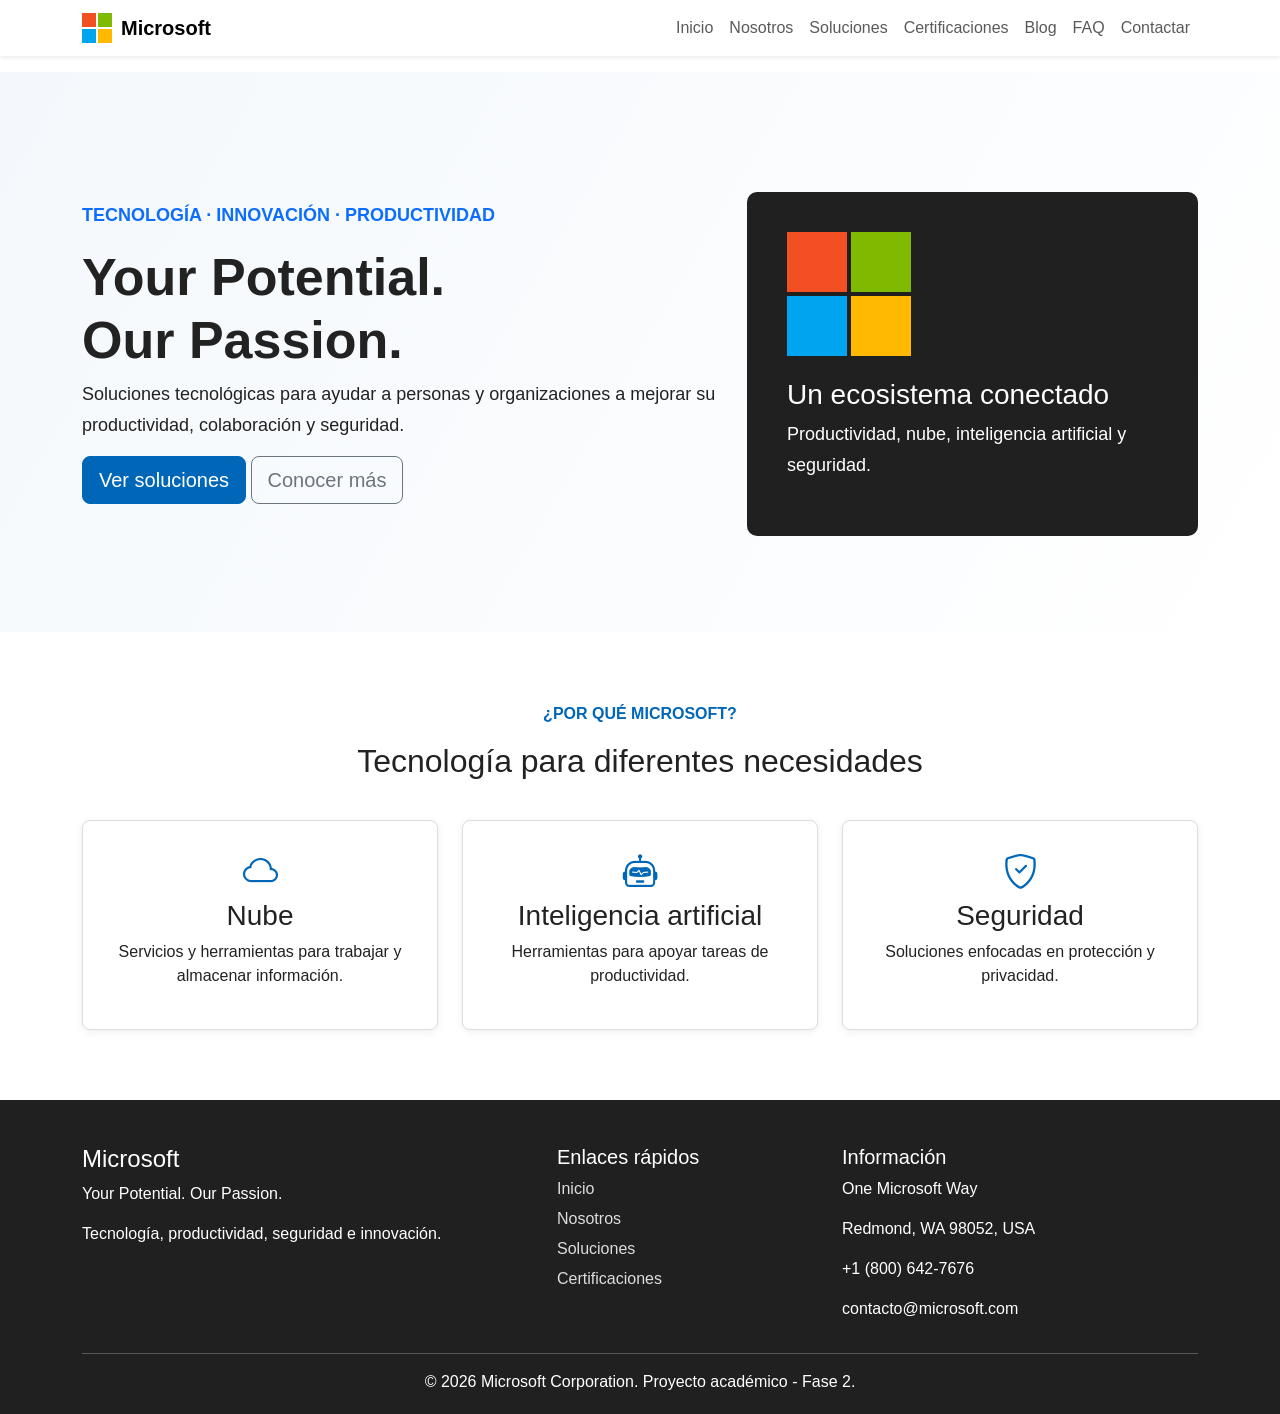
<file: index.html>
<!DOCTYPE html>
<html lang="es">

<head>
    <meta charset="UTF-8">
    <meta name="viewport" content="width=device-width, initial-scale=1.0">
    <title>Inicio | Microsoft</title>
    <link href="https://cdn.jsdelivr.net/npm/bootstrap@5.3.3/dist/css/bootstrap.min.css" rel="stylesheet">
    <link href="https://cdn.jsdelivr.net/npm/bootstrap-icons@1.11.3/font/bootstrap-icons.css" rel="stylesheet">
    <link rel="stylesheet" href="public/css/estilosGenerales.css">
    <link rel="stylesheet" href="public/css/index.css">
</head>

<body>
    <header>
        <nav class="navbar navbar-expand-lg navbar-light bg-white shadow-sm fixed-top">
            <div class="container"><a class="navbar-brand d-flex align-items-center" href="index.html">
                    <div class="logoMicrosoft"><span class="rojo"></span><span class="verde"></span><span
                            class="azul"></span><span class="amarillo"></span></div><strong>Microsoft</strong>
                </a><button class="navbar-toggler" type="button" data-bs-toggle="collapse"
                    data-bs-target="#menuPrincipal"><span class="navbar-toggler-icon"></span></button>
                <div class="collapse navbar-collapse" id="menuPrincipal">
                    <ul class="navbar-nav ms-auto">
                        <li class="nav-item"><a class="nav-link" href="index.html">Inicio</a></li>
                        <li class="nav-item"><a class="nav-link" href="nosotros.html">Nosotros</a></li>
                        <li class="nav-item"><a class="nav-link" href="soluciones.html">Soluciones</a></li>
                        <li class="nav-item"><a class="nav-link" href="certificaciones.html">Certificaciones</a></li>
                        <li class="nav-item"><a class="nav-link" href="blog.html">Blog</a></li>
                        <li class="nav-item"><a class="nav-link" href="faq.html">FAQ</a></li>
                        <li class="nav-item"><a class="nav-link" href="contacto.html">Contactar</a></li>
                    </ul>
                </div>
            </div>
        </nav>
    </header>
    <main>
        <section class="heroInicio">
            <div class="container">
                <div class="row align-items-center">
                    <div class="col-lg-7">
                        <p class="text-primary fw-bold">TECNOLOGÍA · INNOVACIÓN · PRODUCTIVIDAD</p>
                        <h1>Your Potential.<br>Our Passion.</h1>
                        <p>Soluciones tecnológicas para ayudar a personas y organizaciones a mejorar su productividad,
                            colaboración y seguridad.</p><a href="soluciones.html" class="btn btn-primary btn-lg">Ver
                            soluciones</a> <button id="botonInicio" class="btn btn-outline-secondary btn-lg">Conocer
                            más</button>
                    </div>
                    <div class="col-lg-5 mt-4">
                        <div class="visualMicrosoft">
                            <div class="cuadriculaMicrosoft">
                                <div class="rojo"></div>
                                <div class="verde"></div>
                                <div class="azul"></div>
                                <div class="amarillo"></div>
                            </div>
                            <h3>Un ecosistema conectado</h3>
                            <p>Productividad, nube, inteligencia artificial y seguridad.</p>
                        </div>
                    </div>
                </div>
            </div>
        </section>
        <section class="seccion">
            <div class="container">
                <div class="tituloSeccion">
                    <p>¿POR QUÉ MICROSOFT?</p>
                    <h2>Tecnología para diferentes necesidades</h2>
                </div>
                <div class="row g-4">
                    <div class="col-md-4">
                        <article class="tarjeta text-center">
                            <div class="tarjetaIcono"><i class="bi bi-cloud"></i></div>
                            <h3>Nube</h3>
                            <p>Servicios y herramientas para trabajar y almacenar información.</p>
                        </article>
                    </div>
                    <div class="col-md-4">
                        <article class="tarjeta text-center">
                            <div class="tarjetaIcono"><i class="bi bi-robot"></i></div>
                            <h3>Inteligencia artificial</h3>
                            <p>Herramientas para apoyar tareas de productividad.</p>
                        </article>
                    </div>
                    <div class="col-md-4">
                        <article class="tarjeta text-center">
                            <div class="tarjetaIcono"><i class="bi bi-shield-check"></i></div>
                            <h3>Seguridad</h3>
                            <p>Soluciones enfocadas en protección y privacidad.</p>
                        </article>
                    </div>
                </div>
            </div>
        </section>
    </main>
    <footer class="footer">
        <div class="container">
            <div class="row g-4">
                <div class="col-md-5">
                    <h4>Microsoft</h4>
                    <p>Your Potential. Our Passion.</p>
                    <p>Tecnología, productividad, seguridad e innovación.</p>
                </div>
                <div class="col-md-3">
                    <h5>Enlaces rápidos</h5><a href="index.html">Inicio</a><a href="nosotros.html">Nosotros</a><a
                        href="soluciones.html">Soluciones</a><a href="certificaciones.html">Certificaciones</a>
                </div>
                <div class="col-md-4">
                    <h5>Información</h5>
                    <p>One Microsoft Way</p>
                    <p>Redmond, WA 98052, USA</p>
                    <p>+1 (800) 642-7676</p>
                    <p>contacto@microsoft.com</p>
                </div>
            </div>
            <hr>
            <p class="text-center mb-0">© 2026 Microsoft Corporation. Proyecto académico - Fase 2.</p>
        </div>
    </footer>
    <script src="https://cdn.jsdelivr.net/npm/bootstrap@5.3.3/dist/js/bootstrap.bundle.min.js"></script>
    <script src="public/js/app.js"></script>
    <script src="public/js/index.js"></script>
</body>

</html>
</file>
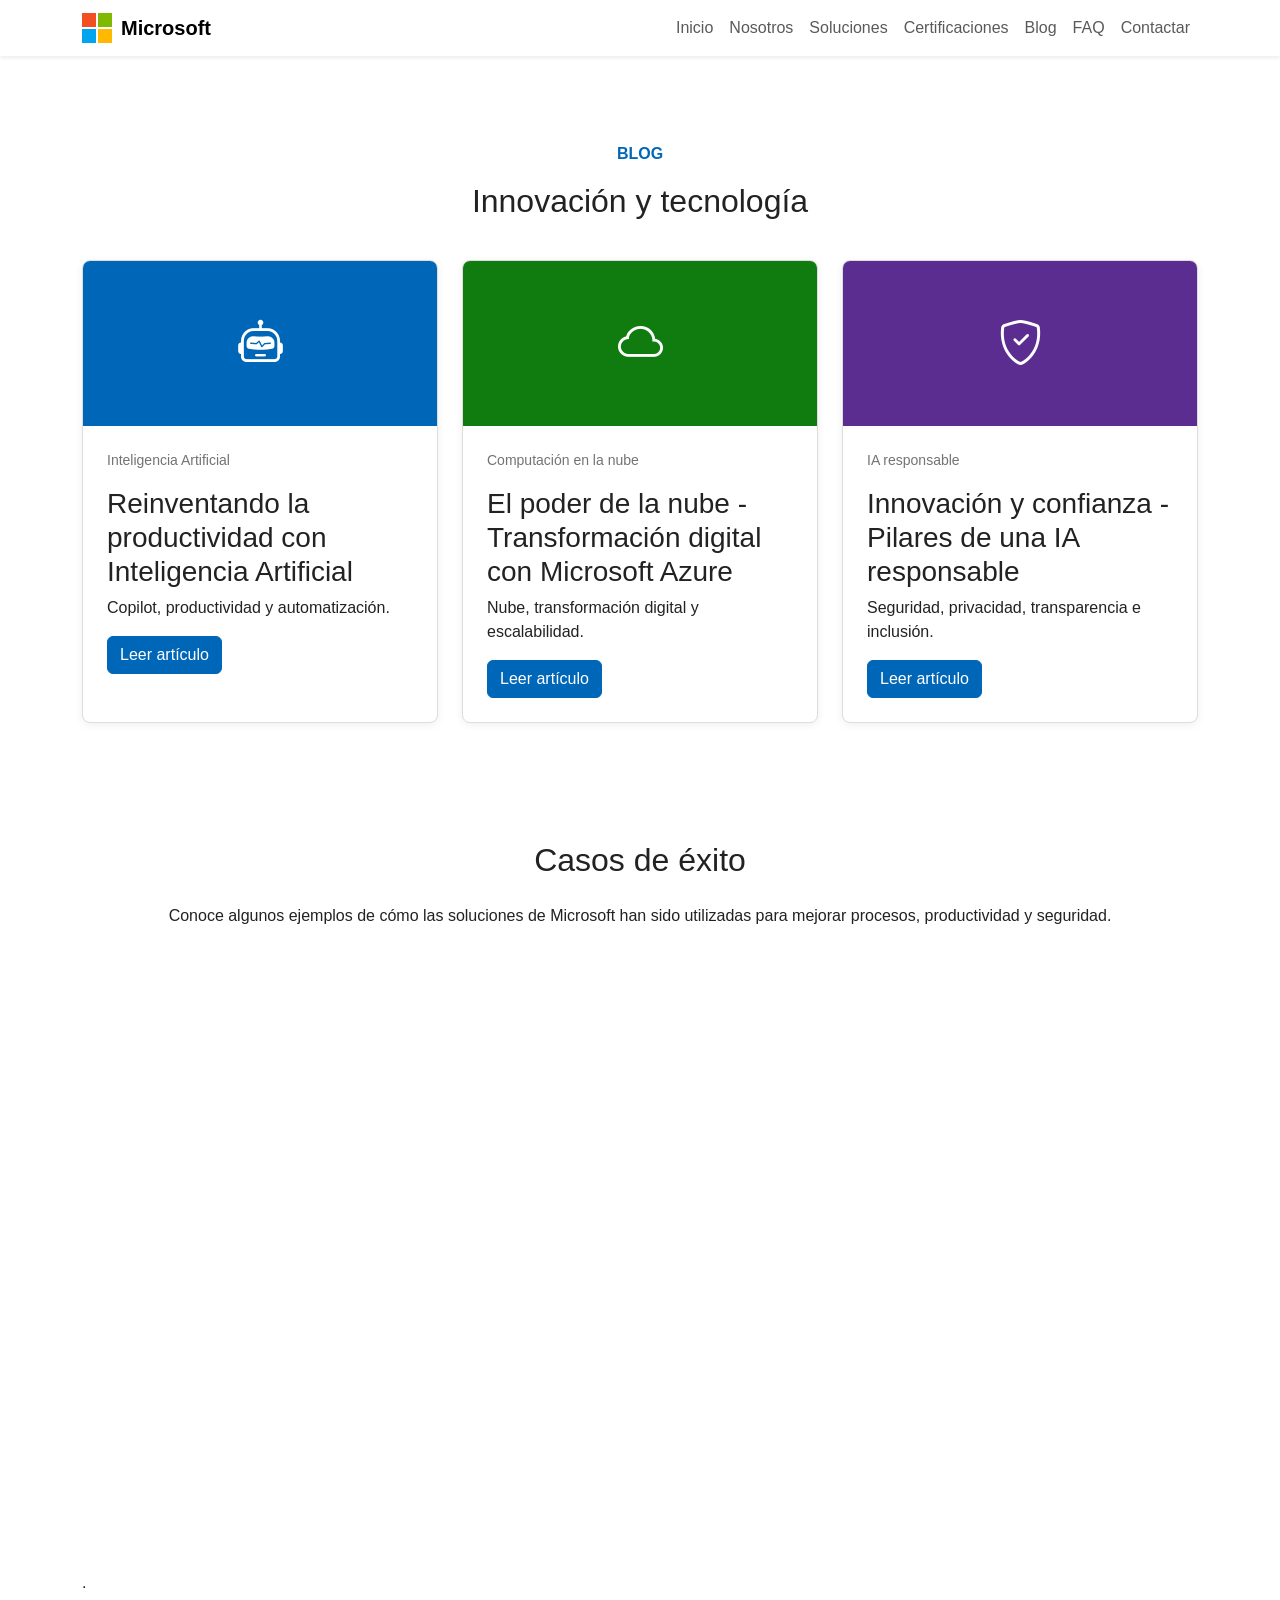
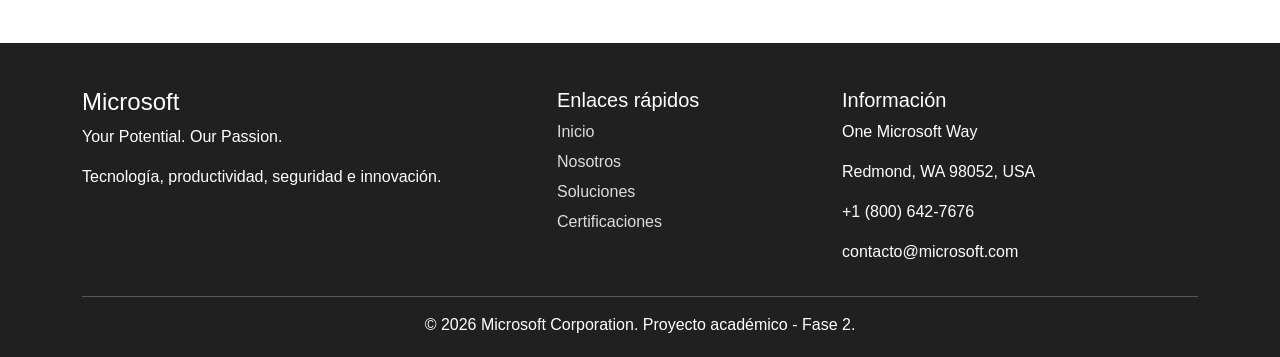
<file: blog.html>
<!DOCTYPE html>
<html lang="es">

<head>
    <meta charset="UTF-8">
    <meta name="viewport" content="width=device-width, initial-scale=1.0">
    <title>Blog | Microsoft</title>
    <link href="https://cdn.jsdelivr.net/npm/bootstrap@5.3.3/dist/css/bootstrap.min.css" rel="stylesheet">
    <link href="https://cdn.jsdelivr.net/npm/bootstrap-icons@1.11.3/font/bootstrap-icons.css" rel="stylesheet">
    <link rel="stylesheet" href="public/css/estilosGenerales.css">
    <link rel="stylesheet" href="public/css/blog.css">
</head>

<body>
    <header>
        <nav class="navbar navbar-expand-lg navbar-light bg-white shadow-sm fixed-top">
            <div class="container"><a class="navbar-brand d-flex align-items-center" href="index.html">
                    <div class="logoMicrosoft"><span class="rojo"></span><span class="verde"></span><span
                            class="azul"></span><span class="amarillo"></span></div><strong>Microsoft</strong>
                </a><button class="navbar-toggler" type="button" data-bs-toggle="collapse"
                    data-bs-target="#menuPrincipal"><span class="navbar-toggler-icon"></span></button>
                <div class="collapse navbar-collapse" id="menuPrincipal">
                    <ul class="navbar-nav ms-auto">
                        <li class="nav-item"><a class="nav-link" href="index.html">Inicio</a></li>
                        <li class="nav-item"><a class="nav-link" href="nosotros.html">Nosotros</a></li>
                        <li class="nav-item"><a class="nav-link" href="soluciones.html">Soluciones</a></li>
                        <li class="nav-item"><a class="nav-link" href="certificaciones.html">Certificaciones</a></li>
                        <li class="nav-item"><a class="nav-link" href="blog.html">Blog</a></li>
                        <li class="nav-item"><a class="nav-link" href="faq.html">FAQ</a></li>
                        <li class="nav-item"><a class="nav-link" href="contacto.html">Contactar</a></li>
                    </ul>
                </div>
            </div>
        </nav>
    </header>
    <main>
        <section class="seccion">
            <div class="container">
                <div class="tituloSeccion">
                    <p>BLOG</p>
                    <h2>Innovación y tecnología</h2>
                </div>
                <div class="row g-4">
                    <div class="col-lg-4">
                        <article class="tarjeta blogCard">
                            <div class="blogImagen blogIa"><i class="bi bi-robot"></i></div>
                            <div class="blogContenido">
                                <p class="blogFecha">Inteligencia Artificial</p>
                                <h3>Reinventando la productividad con Inteligencia Artificial</h3>
                                <p>Copilot, productividad y automatización.</p><button class="btn btn-primary botonBlog"
                                    data-bs-toggle="modal" data-bs-target="#modalArticulo"
                                    data-titulo="Reinventando la productividad con Inteligencia Artificial"
                                    data-contenido="La Fase 1 plantea Copilot y la inteligencia artificial como apoyo para productividad y automatización.">Leer
                                    artículo</button>
                            </div>
                        </article>
                    </div>
                    <div class="col-lg-4">
                        <article class="tarjeta blogCard">
                            <div class="blogImagen blogNube"><i class="bi bi-cloud"></i></div>
                            <div class="blogContenido">
                                <p class="blogFecha">Computación en la nube</p>
                                <h3>El poder de la nube - Transformación digital con Microsoft Azure</h3>
                                <p>Nube, transformación digital y escalabilidad.</p><button
                                    class="btn btn-primary botonBlog" data-bs-toggle="modal"
                                    data-bs-target="#modalArticulo"
                                    data-titulo="El poder de la nube - Transformación digital con Microsoft Azure"
                                    data-contenido="Azure forma parte de las soluciones de nube contempladas en el proyecto.">Leer
                                    artículo</button>
                            </div>
                        </article>
                    </div>
                    <div class="col-lg-4">
                        <article class="tarjeta blogCard">
                            <div class="blogImagen blogSeguridad"><i class="bi bi-shield-check"></i></div>
                            <div class="blogContenido">
                                <p class="blogFecha">IA responsable</p>
                                <h3>Innovación y confianza - Pilares de una IA responsable</h3>
                                <p>Seguridad, privacidad, transparencia e inclusión.</p><button
                                    class="btn btn-primary botonBlog" data-bs-toggle="modal"
                                    data-bs-target="#modalArticulo"
                                    data-titulo="Innovación y confianza - Pilares de una IA responsable"
                                    data-contenido="La Fase 1 considera estos elementos al hablar de inteligencia artificial responsable.">Leer
                                    artículo</button>
                            </div>
                        </article>
                    </div>
                </div>
            </div>
        </section>
        <div class="modal fade" id="modalArticulo" tabindex="-1">
            <div class="modal-dialog">
                <div class="modal-content">
                    <div class="modal-header">
                        <h5 id="tituloModal" class="modal-title">Artículo</h5><button type="button" class="btn-close"
                            data-bs-dismiss="modal"></button>
                    </div>
                    <div class="modal-body">
                        <p id="contenidoModal"></p>
                    </div>
                </div>
            </div>
        </div>
        <section class="container my-5">
    <h2 class="text-center mb-4">Casos de éxito</h2>

    <p class="text-center">
        Conoce algunos ejemplos de cómo las soluciones de Microsoft
        han sido utilizadas para mejorar procesos, productividad y seguridad.
    </p>

    <div class="ratio ratio-16x9">
        <iframe
            src="https://www.youtube-nocookie.com/embed/OGw4QxbBg_g"
            title="Caso de éxito Microsoft"
            allowfullscreen>
        </iframe>.
    </div>
</section>
    </main>
    <footer class="footer">
        <div class="container">
            <div class="row g-4">
                <div class="col-md-5">
                    <h4>Microsoft</h4>
                    <p>Your Potential. Our Passion.</p>
                    <p>Tecnología, productividad, seguridad e innovación.</p>
                </div>
                <div class="col-md-3">
                    <h5>Enlaces rápidos</h5><a href="index.html">Inicio</a><a href="nosotros.html">Nosotros</a><a
                        href="soluciones.html">Soluciones</a><a href="certificaciones.html">Certificaciones</a>
                </div>
                <div class="col-md-4">
                    <h5>Información</h5>
                    <p>One Microsoft Way</p>
                    <p>Redmond, WA 98052, USA</p>
                    <p>+1 (800) 642-7676</p>
                    <p>contacto@microsoft.com</p>
                </div>
            </div>
            <hr>
            <p class="text-center mb-0">© 2026 Microsoft Corporation. Proyecto académico - Fase 2.</p>
        </div>
    </footer>
    <script src="https://cdn.jsdelivr.net/npm/bootstrap@5.3.3/dist/js/bootstrap.bundle.min.js"></script>
    <script src="public/js/app.js"></script>
    <script src="public/js/blog.js"></script>
</body>

</html>
</file>
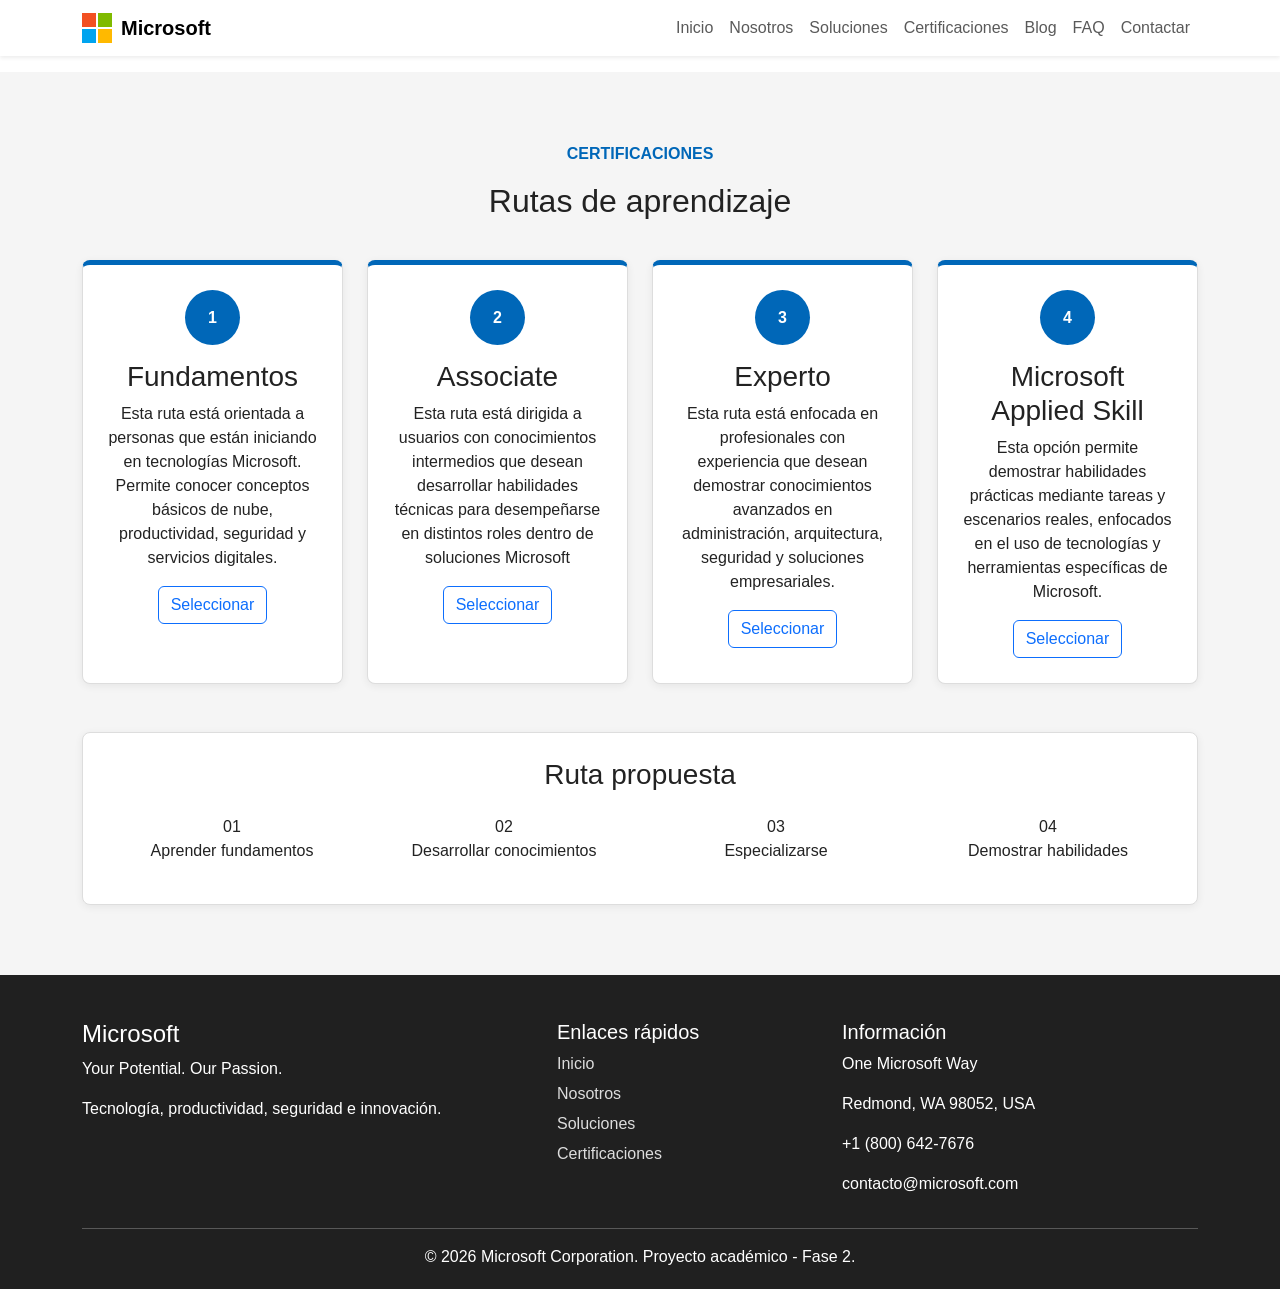
<file: certificaciones.html>
<!DOCTYPE html>
<html lang="es">

<head>
    <meta charset="UTF-8">
    <meta name="viewport" content="width=device-width, initial-scale=1.0">
    <title>Certificaciones | Microsoft</title>
    <link href="https://cdn.jsdelivr.net/npm/bootstrap@5.3.3/dist/css/bootstrap.min.css" rel="stylesheet">
    <link href="https://cdn.jsdelivr.net/npm/bootstrap-icons@1.11.3/font/bootstrap-icons.css" rel="stylesheet">
    <link rel="stylesheet" href="public/css/estilosGenerales.css">
    <link rel="stylesheet" href="public/css/certificaciones.css">
</head>

<body>
    <header>
        <nav class="navbar navbar-expand-lg navbar-light bg-white shadow-sm fixed-top">
            <div class="container"><a class="navbar-brand d-flex align-items-center" href="index.html">
                    <div class="logoMicrosoft"><span class="rojo"></span><span class="verde"></span><span
                            class="azul"></span><span class="amarillo"></span></div><strong>Microsoft</strong>
                </a><button class="navbar-toggler" type="button" data-bs-toggle="collapse"
                    data-bs-target="#menuPrincipal"><span class="navbar-toggler-icon"></span></button>
                <div class="collapse navbar-collapse" id="menuPrincipal">
                    <ul class="navbar-nav ms-auto">
                        <li class="nav-item"><a class="nav-link" href="index.html">Inicio</a></li>
                        <li class="nav-item"><a class="nav-link" href="nosotros.html">Nosotros</a></li>
                        <li class="nav-item"><a class="nav-link" href="soluciones.html">Soluciones</a></li>
                        <li class="nav-item"><a class="nav-link" href="certificaciones.html">Certificaciones</a></li>
                        <li class="nav-item"><a class="nav-link" href="blog.html">Blog</a></li>
                        <li class="nav-item"><a class="nav-link" href="faq.html">FAQ</a></li>
                        <li class="nav-item"><a class="nav-link" href="contacto.html">Contactar</a></li>
                    </ul>
                </div>
            </div>
        </nav>
    </header>
    <main>
        <section class="seccion seccionGris">
            <div class="container">
                <div class="tituloSeccion">
                    <p>CERTIFICACIONES</p>
                    <h2>Rutas de aprendizaje</h2>
                </div>
                <div class="row g-4">
                    <div class="col-md-6 col-lg-3">
                        <article class="tarjeta nivelCard">
                            <div class="nivelNumero">1</div>
                            <h3>Fundamentos</h3>
                            <p>Esta ruta está orientada a personas que están iniciando en tecnologías Microsoft.
                               Permite conocer conceptos básicos de nube, productividad, seguridad y servicios digitales.</p><button
                                class="btn btn-outline-primary botonCertificacion">Seleccionar</button>
                        </article>
                    </div>
                    <div class="col-md-6 col-lg-3">
                        <article class="tarjeta nivelCard">
                            <div class="nivelNumero">2</div>
                            <h3>Associate</h3>
                            <p>Esta ruta está dirigida a usuarios con conocimientos intermedios que desean desarrollar
                               habilidades técnicas para desempeñarse en distintos roles dentro de soluciones Microsoft</p><button
                                class="btn btn-outline-primary botonCertificacion">Seleccionar</button>
                        </article>
                    </div>
                    <div class="col-md-6 col-lg-3">
                        <article class="tarjeta nivelCard">
                            <div class="nivelNumero">3</div>
                            <h3>Experto</h3>
                            <p>Esta ruta está enfocada en profesionales con experiencia que desean demostrar
                               conocimientos avanzados en administración, arquitectura, seguridad y soluciones empresariales.</p></p><button
                                class="btn btn-outline-primary botonCertificacion">Seleccionar</button>
                        </article>
                    </div>
                    <div class="col-md-6 col-lg-3">
                        <article class="tarjeta nivelCard">
                            <div class="nivelNumero">4</div>
                            <h3>Microsoft Applied Skill</h3>
                            <p>Esta opción permite demostrar habilidades prácticas mediante tareas y escenarios reales,
                               enfocados en el uso de tecnologías y herramientas específicas de Microsoft.</p><button
                                class="btn btn-outline-primary botonCertificacion">Seleccionar</button>
                        </article>
                    </div>
                </div>
                <div class="tarjeta rutaCertificacion mt-5">
                    <h3 class="text-center">Ruta propuesta</h3>
                    <div class="row text-center">
                        <div class="col-md-3 p-3">01<br>Aprender fundamentos</div>
                        <div class="col-md-3 p-3">02<br>Desarrollar conocimientos</div>
                        <div class="col-md-3 p-3">03<br>Especializarse</div>
                        <div class="col-md-3 p-3">04<br>Demostrar habilidades</div>
                    </div>
                </div>
            </div>
        </section>
    </main>
    <footer class="footer">
        <div class="container">
            <div class="row g-4">
                <div class="col-md-5">
                    <h4>Microsoft</h4>
                    <p>Your Potential. Our Passion.</p>
                    <p>Tecnología, productividad, seguridad e innovación.</p>
                </div>
                <div class="col-md-3">
                    <h5>Enlaces rápidos</h5><a href="index.html">Inicio</a><a href="nosotros.html">Nosotros</a><a
                        href="soluciones.html">Soluciones</a><a href="certificaciones.html">Certificaciones</a>
                </div>
                <div class="col-md-4">
                    <h5>Información</h5>
                    <p>One Microsoft Way</p>
                    <p>Redmond, WA 98052, USA</p>
                    <p>+1 (800) 642-7676</p>
                    <p>contacto@microsoft.com</p>
                </div>
            </div>
            <hr>
            <p class="text-center mb-0">© 2026 Microsoft Corporation. Proyecto académico - Fase 2.</p>
        </div>
    </footer>
    <script src="https://cdn.jsdelivr.net/npm/bootstrap@5.3.3/dist/js/bootstrap.bundle.min.js"></script>
    <script src="public/js/app.js"></script>
    <script src="public/js/certificaciones.js"></script>
</body>

</html>
</file>
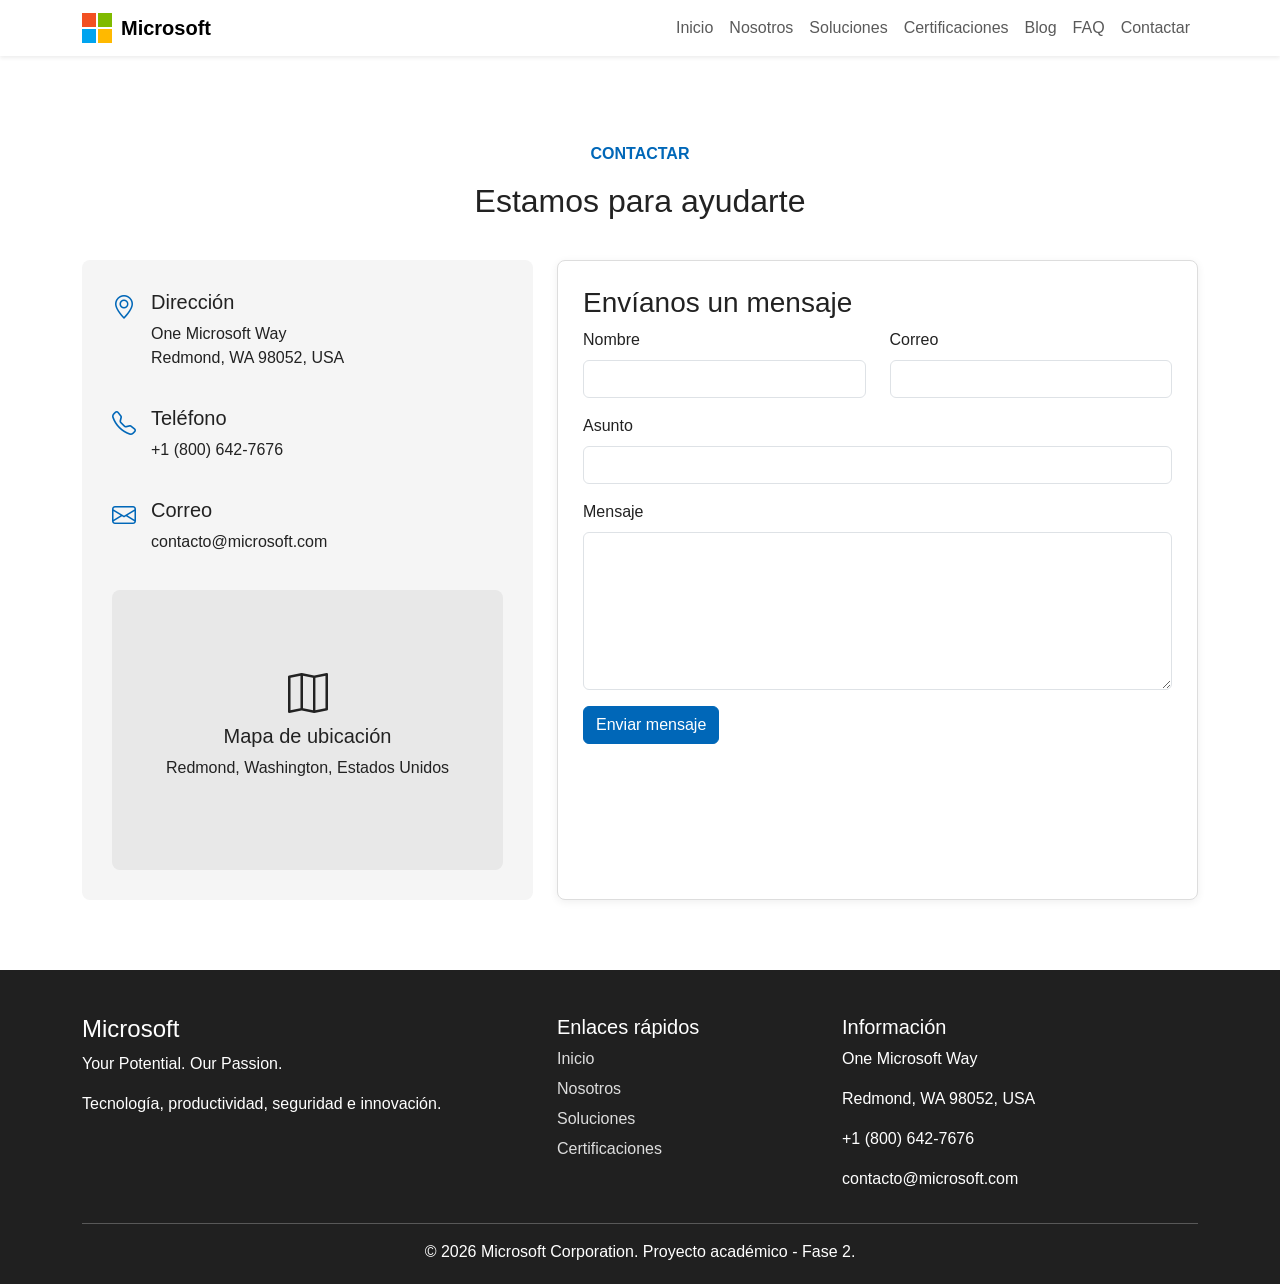
<file: contacto.html>
<!DOCTYPE html>
<html lang="es">

<head>
    <meta charset="UTF-8">
    <meta name="viewport" content="width=device-width, initial-scale=1.0">
    <title>Contactar | Microsoft</title>
    <link href="https://cdn.jsdelivr.net/npm/bootstrap@5.3.3/dist/css/bootstrap.min.css" rel="stylesheet">
    <link href="https://cdn.jsdelivr.net/npm/bootstrap-icons@1.11.3/font/bootstrap-icons.css" rel="stylesheet">
    <link rel="stylesheet" href="public/css/estilosGenerales.css">
    <link rel="stylesheet" href="public/css/contacto.css">
</head>

<body>
    <header>
        <nav class="navbar navbar-expand-lg navbar-light bg-white shadow-sm fixed-top">
            <div class="container"><a class="navbar-brand d-flex align-items-center" href="index.html">
                    <div class="logoMicrosoft"><span class="rojo"></span><span class="verde"></span><span
                            class="azul"></span><span class="amarillo"></span></div><strong>Microsoft</strong>
                </a><button class="navbar-toggler" type="button" data-bs-toggle="collapse"
                    data-bs-target="#menuPrincipal"><span class="navbar-toggler-icon"></span></button>
                <div class="collapse navbar-collapse" id="menuPrincipal">
                    <ul class="navbar-nav ms-auto">
                        <li class="nav-item"><a class="nav-link" href="index.html">Inicio</a></li>
                        <li class="nav-item"><a class="nav-link" href="nosotros.html">Nosotros</a></li>
                        <li class="nav-item"><a class="nav-link" href="soluciones.html">Soluciones</a></li>
                        <li class="nav-item"><a class="nav-link" href="certificaciones.html">Certificaciones</a></li>
                        <li class="nav-item"><a class="nav-link" href="blog.html">Blog</a></li>
                        <li class="nav-item"><a class="nav-link" href="faq.html">FAQ</a></li>
                        <li class="nav-item"><a class="nav-link" href="contacto.html">Contactar</a></li>
                    </ul>
                </div>
            </div>
        </nav>
    </header>
    <main>
        <section class="seccion">
            <div class="container">
                <div class="tituloSeccion">
                    <p>CONTACTAR</p>
                    <h2>Estamos para ayudarte</h2>
                </div>
                <div class="row g-4">
                    <div class="col-lg-5">
                        <div class="contactoCaja h-100">
                            <div class="contactoDato"><i class="bi bi-geo-alt"></i>
                                <div>
                                    <h5>Dirección</h5>
                                    <p>One Microsoft Way<br>Redmond, WA 98052, USA</p>
                                </div>
                            </div>
                            <div class="contactoDato"><i class="bi bi-telephone"></i>
                                <div>
                                    <h5>Teléfono</h5>
                                    <p>+1 (800) 642-7676</p>
                                </div>
                            </div>
                            <div class="contactoDato"><i class="bi bi-envelope"></i>
                                <div>
                                    <h5>Correo</h5>
                                    <p>contacto@microsoft.com</p>
                                </div>
                            </div>
                            <div class="mapaFalso">
                                <div><i class="bi bi-map fs-1"></i>
                                    <h5>Mapa de ubicación</h5>
                                    <p>Redmond, Washington, Estados Unidos</p>
                                </div>
                            </div>
                        </div>
                    </div>
                    <div class="col-lg-7">
                        <div class="tarjeta">
                            <h3>Envíanos un mensaje</h3>
                            <form id="formularioContacto" novalidate>
                                <div class="row">
                                    <div class="col-md-6 mb-3"><label for="nombre"
                                            class="form-label">Nombre</label><input id="nombre" class="form-control"
                                            required>
                                        <div class="invalid-feedback">Escribe tu nombre.</div>
                                    </div>
                                    <div class="col-md-6 mb-3"><label for="correo"
                                            class="form-label">Correo</label><input id="correo" type="email"
                                            class="form-control" required>
                                        <div class="invalid-feedback">Escribe un correo válido.</div>
                                    </div>
                                </div>
                                <div class="mb-3"><label for="asunto" class="form-label">Asunto</label><input
                                        id="asunto" class="form-control" required></div>
                                <div class="mb-3"><label for="mensaje" class="form-label">Mensaje</label><textarea
                                        id="mensaje" class="form-control" rows="6" required></textarea></div><button
                                    class="btn btn-primary" type="submit">Enviar mensaje</button>
                            </form>
                        </div>
                    </div>
                </div>
            </div>
        </section>
    </main>
    <footer class="footer">
        <div class="container">
            <div class="row g-4">
                <div class="col-md-5">
                    <h4>Microsoft</h4>
                    <p>Your Potential. Our Passion.</p>
                    <p>Tecnología, productividad, seguridad e innovación.</p>
                </div>
                <div class="col-md-3">
                    <h5>Enlaces rápidos</h5><a href="index.html">Inicio</a><a href="nosotros.html">Nosotros</a><a
                        href="soluciones.html">Soluciones</a><a href="certificaciones.html">Certificaciones</a>
                </div>
                <div class="col-md-4">
                    <h5>Información</h5>
                    <p>One Microsoft Way</p>
                    <p>Redmond, WA 98052, USA</p>
                    <p>+1 (800) 642-7676</p>
                    <p>contacto@microsoft.com</p>
                </div>
            </div>
            <hr>
            <p class="text-center mb-0">© 2026 Microsoft Corporation. Proyecto académico - Fase 2.</p>
        </div>
    </footer>
    <script src="https://cdn.jsdelivr.net/npm/bootstrap@5.3.3/dist/js/bootstrap.bundle.min.js"></script>
    <script src="public/js/app.js"></script>
    <script src="public/js/contacto.js"></script>
</body>

</html>
</file>
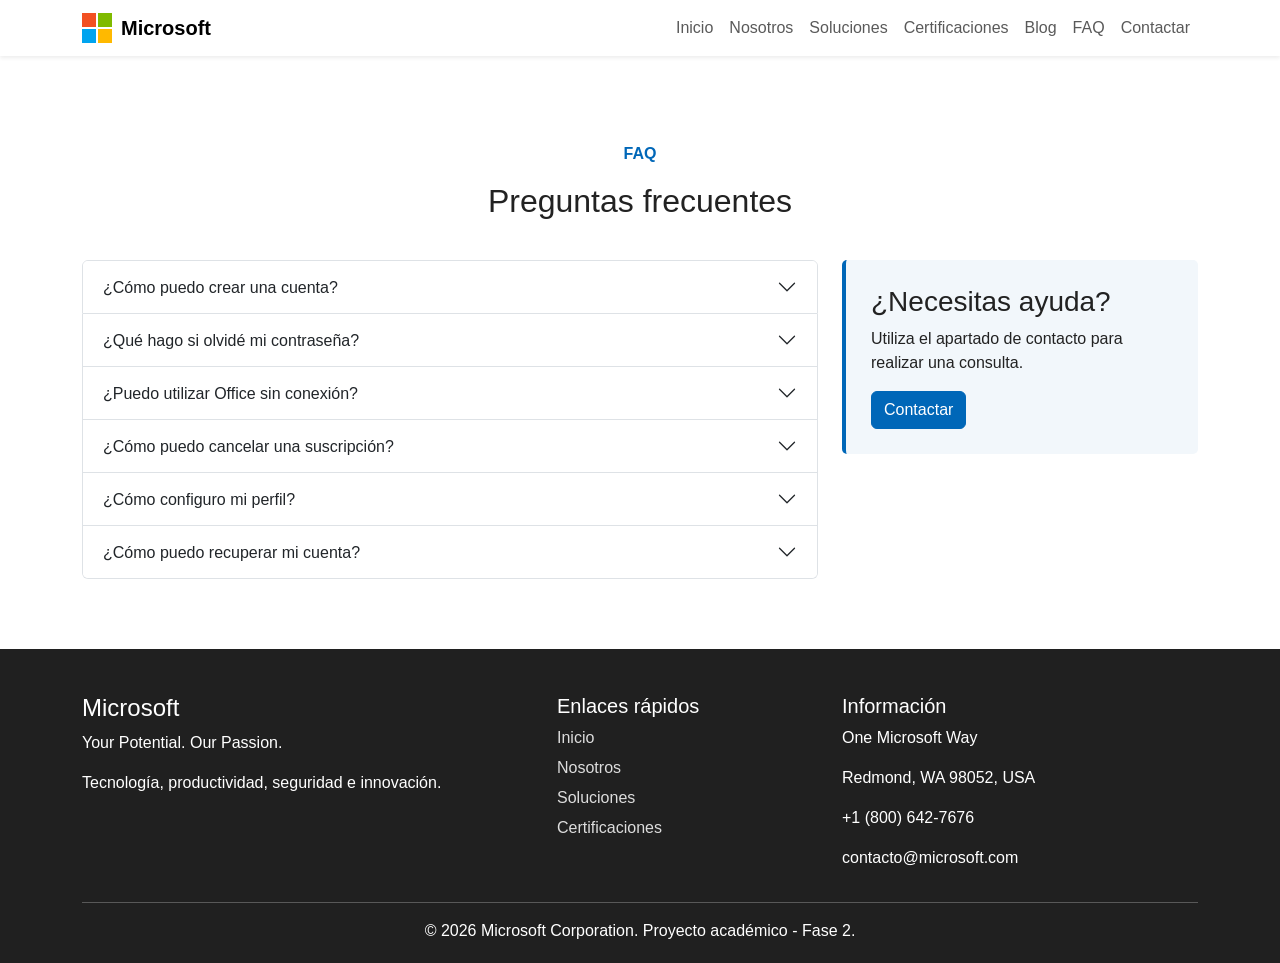
<file: faq.html>
<!DOCTYPE html>
<html lang="es">

<head>
    <meta charset="UTF-8">
    <meta name="viewport" content="width=device-width, initial-scale=1.0">
    <title>FAQ | Microsoft</title>
    <link href="https://cdn.jsdelivr.net/npm/bootstrap@5.3.3/dist/css/bootstrap.min.css" rel="stylesheet">
    <link href="https://cdn.jsdelivr.net/npm/bootstrap-icons@1.11.3/font/bootstrap-icons.css" rel="stylesheet">
    <link rel="stylesheet" href="public/css/estilosGenerales.css">
    <link rel="stylesheet" href="public/css/faq.css">
</head>

<body>
    <header>
        <nav class="navbar navbar-expand-lg navbar-light bg-white shadow-sm fixed-top">
            <div class="container"><a class="navbar-brand d-flex align-items-center" href="index.html">
                    <div class="logoMicrosoft"><span class="rojo"></span><span class="verde"></span><span
                            class="azul"></span><span class="amarillo"></span></div><strong>Microsoft</strong>
                </a><button class="navbar-toggler" type="button" data-bs-toggle="collapse"
                    data-bs-target="#menuPrincipal"><span class="navbar-toggler-icon"></span></button>
                <div class="collapse navbar-collapse" id="menuPrincipal">
                    <ul class="navbar-nav ms-auto">
                        <li class="nav-item"><a class="nav-link" href="index.html">Inicio</a></li>
                        <li class="nav-item"><a class="nav-link" href="nosotros.html">Nosotros</a></li>
                        <li class="nav-item"><a class="nav-link" href="soluciones.html">Soluciones</a></li>
                        <li class="nav-item"><a class="nav-link" href="certificaciones.html">Certificaciones</a></li>
                        <li class="nav-item"><a class="nav-link" href="blog.html">Blog</a></li>
                        <li class="nav-item"><a class="nav-link" href="faq.html">FAQ</a></li>
                        <li class="nav-item"><a class="nav-link" href="contacto.html">Contactar</a></li>
                    </ul>
                </div>
            </div>
        </nav>
    </header>
    <main>
        <section class="seccion">
            <div class="container">
                <div class="tituloSeccion">
                    <p>FAQ</p>
                    <h2>Preguntas frecuentes</h2>
                </div>
                <div class="row">
                    <div class="col-lg-8">
                        <div class="accordion" id="preguntasFrecuentes">
                            <div class="accordion-item">
                                <h2 class="accordion-header"><button class="accordion-button collapsed"
                                        data-bs-toggle="collapse" data-bs-target="#pregunta1">¿Cómo puedo crear una
                                        cuenta?</button></h2>
                                <div id="pregunta1" class="accordion-collapse collapse"
                                    data-bs-parent="#preguntasFrecuentes">
                                    <div class="accordion-body">Puedes seguir el proceso de registro de Microsoft.</div>
                                </div>
                            </div>
                            <div class="accordion-item">
                                <h2 class="accordion-header"><button class="accordion-button collapsed"
                                        data-bs-toggle="collapse" data-bs-target="#pregunta2">¿Qué hago si olvidé mi
                                        contraseña?</button></h2>
                                <div id="pregunta2" class="accordion-collapse collapse"
                                    data-bs-parent="#preguntasFrecuentes">
                                    <div class="accordion-body">Puedes utilizar el proceso de recuperación de cuenta.
                                    </div>
                                </div>
                            </div>
                            <div class="accordion-item">
                                <h2 class="accordion-header"><button class="accordion-button collapsed"
                                        data-bs-toggle="collapse" data-bs-target="#pregunta3">¿Puedo utilizar Office sin
                                        conexión?</button></h2>
                                <div id="pregunta3" class="accordion-collapse collapse"
                                    data-bs-parent="#preguntasFrecuentes">
                                    <div class="accordion-body">Algunas aplicaciones permiten trabajar sin conexión
                                        según configuración y suscripción.</div>
                                </div>
                            </div>
                            <div class="accordion-item">
                                <h2 class="accordion-header"><button class="accordion-button collapsed"
                                        data-bs-toggle="collapse" data-bs-target="#pregunta4">¿Cómo puedo cancelar una
                                        suscripción?</button></h2>
                                <div id="pregunta4" class="accordion-collapse collapse"
                                    data-bs-parent="#preguntasFrecuentes">
                                    <div class="accordion-body">La administración se realiza desde la cuenta
                                        correspondiente.</div>
                                </div>
                            </div>
                            <div class="accordion-item">
                                <h2 class="accordion-header"><button class="accordion-button collapsed"
                                        data-bs-toggle="collapse" data-bs-target="#pregunta5">¿Cómo configuro mi
                                        perfil?</button></h2>
                                <div id="pregunta5" class="accordion-collapse collapse"
                                    data-bs-parent="#preguntasFrecuentes">
                                    <div class="accordion-body">Las opciones se encuentran dentro de la configuración de
                                        la cuenta.</div>
                                </div>
                            </div>
                            <div class="accordion-item">
                                <h2 class="accordion-header"><button class="accordion-button collapsed"
                                        data-bs-toggle="collapse" data-bs-target="#pregunta6">¿Cómo puedo recuperar mi
                                        cuenta?</button></h2>
                                <div id="pregunta6" class="accordion-collapse collapse"
                                    data-bs-parent="#preguntasFrecuentes">
                                    <div class="accordion-body">Debes utilizar el proceso de recuperación y proporcionar
                                        la información solicitada.</div>
                                </div>
                            </div>
                        </div>
                    </div>
                    <div class="col-lg-4 mt-4 mt-lg-0">
                        <aside class="faqAside">
                            <h3>¿Necesitas ayuda?</h3>
                            <p>Utiliza el apartado de contacto para realizar una consulta.</p><a href="contacto.html"
                                class="btn btn-primary">Contactar</a>
                        </aside>
                    </div>
                </div>
            </div>
        </section>
    </main>
    <footer class="footer">
        <div class="container">
            <div class="row g-4">
                <div class="col-md-5">
                    <h4>Microsoft</h4>
                    <p>Your Potential. Our Passion.</p>
                    <p>Tecnología, productividad, seguridad e innovación.</p>
                </div>
                <div class="col-md-3">
                    <h5>Enlaces rápidos</h5><a href="index.html">Inicio</a><a href="nosotros.html">Nosotros</a><a
                        href="soluciones.html">Soluciones</a><a href="certificaciones.html">Certificaciones</a>
                </div>
                <div class="col-md-4">
                    <h5>Información</h5>
                    <p>One Microsoft Way</p>
                    <p>Redmond, WA 98052, USA</p>
                    <p>+1 (800) 642-7676</p>
                    <p>contacto@microsoft.com</p>
                </div>
            </div>
            <hr>
            <p class="text-center mb-0">© 2026 Microsoft Corporation. Proyecto académico - Fase 2.</p>
        </div>
    </footer>
    <script src="https://cdn.jsdelivr.net/npm/bootstrap@5.3.3/dist/js/bootstrap.bundle.min.js"></script>
    <script src="public/js/app.js"></script>
    <script src="public/js/faq.js"></script>
</body>

</html>
</file>
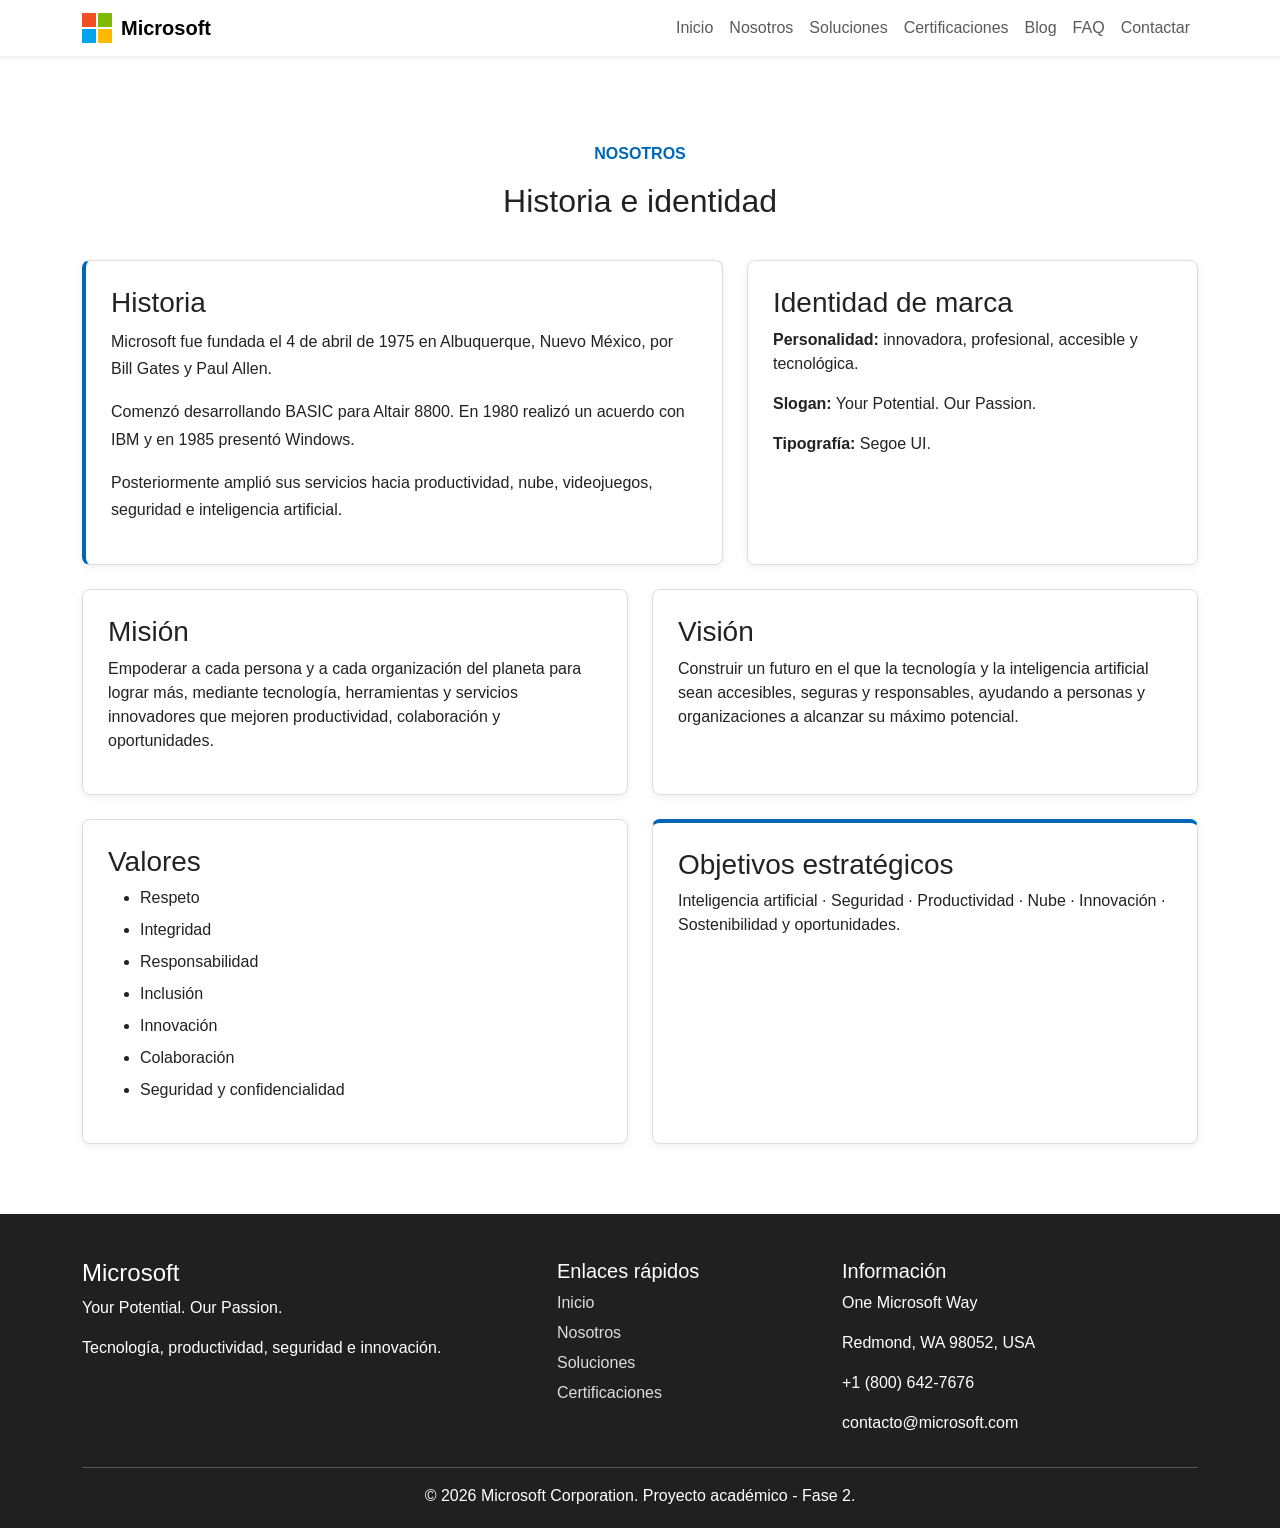
<file: nosotros.html>
<!DOCTYPE html>
<html lang="es">

<head>
    <meta charset="UTF-8">
    <meta name="viewport" content="width=device-width, initial-scale=1.0">
    <title>Nosotros | Microsoft</title>
    <link href="https://cdn.jsdelivr.net/npm/bootstrap@5.3.3/dist/css/bootstrap.min.css" rel="stylesheet">
    <link href="https://cdn.jsdelivr.net/npm/bootstrap-icons@1.11.3/font/bootstrap-icons.css" rel="stylesheet">
    <link rel="stylesheet" href="public/css/estilosGenerales.css">
    <link rel="stylesheet" href="public/css/nosotros.css">
</head>

<body>
    <header>
        <nav class="navbar navbar-expand-lg navbar-light bg-white shadow-sm fixed-top">
            <div class="container"><a class="navbar-brand d-flex align-items-center" href="index.html">
                    <div class="logoMicrosoft"><span class="rojo"></span><span class="verde"></span><span
                            class="azul"></span><span class="amarillo"></span></div><strong>Microsoft</strong>
                </a><button class="navbar-toggler" type="button" data-bs-toggle="collapse"
                    data-bs-target="#menuPrincipal"><span class="navbar-toggler-icon"></span></button>
                <div class="collapse navbar-collapse" id="menuPrincipal">
                    <ul class="navbar-nav ms-auto">
                        <li class="nav-item"><a class="nav-link" href="index.html">Inicio</a></li>
                        <li class="nav-item"><a class="nav-link" href="nosotros.html">Nosotros</a></li>
                        <li class="nav-item"><a class="nav-link" href="soluciones.html">Soluciones</a></li>
                        <li class="nav-item"><a class="nav-link" href="certificaciones.html">Certificaciones</a></li>
                        <li class="nav-item"><a class="nav-link" href="blog.html">Blog</a></li>
                        <li class="nav-item"><a class="nav-link" href="faq.html">FAQ</a></li>
                        <li class="nav-item"><a class="nav-link" href="contacto.html">Contactar</a></li>
                    </ul>
                </div>
            </div>
        </nav>
    </header>
    <main>
        <section class="seccion">
            <div class="container">
                <div class="tituloSeccion">
                    <p>NOSOTROS</p>
                    <h2>Historia e identidad</h2>
                </div>
                <div class="row g-4">
                    <div class="col-lg-7">
                        <article class="tarjeta historiaLinea">
                            <h3>Historia</h3>
                            <p>Microsoft fue fundada el 4 de abril de 1975 en Albuquerque, Nuevo México, por Bill Gates
                                y Paul Allen.</p>
                            <p>Comenzó desarrollando BASIC para Altair 8800. En 1980 realizó un acuerdo con IBM y en
                                1985 presentó Windows.</p>
                            <p>Posteriormente amplió sus servicios hacia productividad, nube, videojuegos, seguridad e
                                inteligencia artificial.</p>
                        </article>
                    </div>
                    <div class="col-lg-5">
                        <aside class="tarjeta">
                            <h3>Identidad de marca</h3>
                            <p><strong>Personalidad:</strong> innovadora, profesional, accesible y tecnológica.</p>
                            <p><strong>Slogan:</strong> Your Potential. Our Passion.</p>
                            <p><strong>Tipografía:</strong> Segoe UI.</p>
                        </aside>
                    </div>
                    <div class="col-md-6">
                        <article class="tarjeta">
                            <h3>Misión</h3>
                            <p>Empoderar a cada persona y a cada organización del planeta para lograr más, mediante
                                tecnología, herramientas y servicios innovadores que mejoren productividad, colaboración
                                y oportunidades.</p>
                        </article>
                    </div>
                    <div class="col-md-6">
                        <article class="tarjeta">
                            <h3>Visión</h3>
                            <p>Construir un futuro en el que la tecnología y la inteligencia artificial sean accesibles,
                                seguras y responsables, ayudando a personas y organizaciones a alcanzar su máximo
                                potencial.</p>
                        </article>
                    </div>
                    <div class="col-lg-6">
                        <article class="tarjeta">
                            <h3>Valores</h3>
                            <ul class="listaValores">
                                <li>Respeto</li>
                                <li>Integridad</li>
                                <li>Responsabilidad</li>
                                <li>Inclusión</li>
                                <li>Innovación</li>
                                <li>Colaboración</li>
                                <li>Seguridad y confidencialidad</li>
                            </ul>
                        </article>
                    </div>
                    <div class="col-lg-6">
                        <article class="tarjeta objetivo">
                            <h3>Objetivos estratégicos</h3>
                            <p>Inteligencia artificial · Seguridad · Productividad · Nube · Innovación · Sostenibilidad
                                y oportunidades.</p>
                        </article>
                    </div>
                </div>
            </div>
        </section>
    </main>
    <footer class="footer">
        <div class="container">
            <div class="row g-4">
                <div class="col-md-5">
                    <h4>Microsoft</h4>
                    <p>Your Potential. Our Passion.</p>
                    <p>Tecnología, productividad, seguridad e innovación.</p>
                </div>
                <div class="col-md-3">
                    <h5>Enlaces rápidos</h5><a href="index.html">Inicio</a><a href="nosotros.html">Nosotros</a><a
                        href="soluciones.html">Soluciones</a><a href="certificaciones.html">Certificaciones</a>
                </div>
                <div class="col-md-4">
                    <h5>Información</h5>
                    <p>One Microsoft Way</p>
                    <p>Redmond, WA 98052, USA</p>
                    <p>+1 (800) 642-7676</p>
                    <p>contacto@microsoft.com</p>
                </div>
            </div>
            <hr>
            <p class="text-center mb-0">© 2026 Microsoft Corporation. Proyecto académico - Fase 2.</p>
        </div>
    </footer>
    <script src="https://cdn.jsdelivr.net/npm/bootstrap@5.3.3/dist/js/bootstrap.bundle.min.js"></script>
    <script src="public/js/app.js"></script>
    <script src="public/js/nosotros.js"></script>
</body>

</html>
</file>
<file: public/css/estilosGenerales.css>
/* Estilos compartidos */
:root {
    --rojoMicrosoft: #F25022;
    --verdeMicrosoft: #7FBA00;
    --azulMicrosoft: #00A4EF;
    --amarilloMicrosoft: #FFB900;
    --azulBoton: #0067b8;
    --grisClaro: #f5f5f5
}

* {
    box-sizing: border-box
}

body {
    font-family: "Segoe UI", Arial, sans-serif;
    margin: 0;
    padding-top: 72px;
    color: #222
}

.seccion {
    padding: 70px 0
}

.seccionGris {
    background: var(--grisClaro)
}

.tituloSeccion {
    text-align: center;
    margin-bottom: 40px
}

.tituloSeccion p {
    color: var(--azulBoton);
    font-weight: bold
}

.tarjeta {
    height: 100%;
    padding: 25px;
    background: #fff;
    border: 1px solid #ddd;
    border-radius: 8px;
    box-shadow: 0 2px 8px #0001
}

.tarjetaIcono {
    font-size: 35px;
    color: var(--azulBoton)
}

.btn-primary {
    background: var(--azulBoton);
    border-color: var(--azulBoton)
}

.logoMicrosoft {
    display: grid;
    grid-template-columns: 14px 14px;
    grid-template-rows: 14px 14px;
    gap: 2px;
    margin-right: 9px
}

.logoMicrosoft span {
    display: block
}

.rojo {
    background: var(--rojoMicrosoft)
}

.verde {
    background: var(--verdeMicrosoft)
}

.azul {
    background: var(--azulMicrosoft)
}

.amarillo {
    background: var(--amarilloMicrosoft)
}

.footer {
    background: #202020;
    color: #fff;
    padding: 45px 0 20px
}

.footer a {
    display: block;
    color: #ddd;
    text-decoration: none;
    margin-bottom: 6px
}

@media(max-width:768px) {
    body {
        padding-top: 68px
    }

    .seccion {
        padding: 50px 0
    }
}
</file>
<file: public/css/index.css>
/* Estilos exclusivos de Inicio */
.heroInicio {
    min-height: 560px;
    display: flex;
    align-items: center;
    background: linear-gradient(120deg, #f4f8fc, #fff)
}

.heroInicio h1 {
    font-size: 52px;
    font-weight: 600
}

.heroInicio p {
    font-size: 18px;
    line-height: 1.7
}

.visualMicrosoft {
    background: #202020;
    color: #fff;
    min-height: 310px;
    padding: 40px;
    border-radius: 10px
}

.cuadriculaMicrosoft {
    display: grid;
    grid-template-columns: 60px 60px;
    grid-template-rows: 60px 60px;
    gap: 4px;
    margin-bottom: 22px
}

.cuadriculaMicrosoft div {
    width: 60px;
    height: 60px
}
</file>
<file: public/css/blog.css>
/* Estilos exclusivos del Blog */
.blogCard {
    overflow: hidden;
    padding: 0
}

.blogImagen {
    height: 165px;
    display: flex;
    align-items: center;
    justify-content: center;
    color: #fff;
    font-size: 45px
}

.blogIa {
    background: #0067b8
}

.blogNube {
    background: #107c10
}

.blogSeguridad {
    background: #5c2d91
}

.blogContenido {
    padding: 24px
}

.blogFecha {
    color: #737373;
    font-size: 14px
}
</file>
<file: public/css/certificaciones.css>
/* Estilos exclusivos de Certificaciones */
.nivelCard {
    text-align: center;
    border-top: 5px solid var(--azulBoton)
}

.nivelNumero {
    width: 55px;
    height: 55px;
    margin: 0 auto 15px;
    border-radius: 50%;
    background: var(--azulBoton);
    color: #fff;
    display: flex;
    align-items: center;
    justify-content: center;
    font-weight: bold
}

.rutaCertificacion {
    margin-top: 40px
}
</file>
<file: public/css/contacto.css>
/* Estilos exclusivos de Contactar */
.contactoCaja {
    background: #f5f5f5;
    border-radius: 8px;
    padding: 30px
}

.contactoDato {
    display: flex;
    gap: 15px;
    margin-bottom: 20px
}

.contactoDato i {
    color: var(--azulBoton);
    font-size: 24px
}

.mapaFalso {
    min-height: 280px;
    background: #e8e8e8;
    border-radius: 8px;
    display: flex;
    align-items: center;
    justify-content: center;
    text-align: center
}
</file>
<file: public/css/faq.css>
/* Estilos exclusivos de FAQ */
.accordion-button:not(.collapsed) {
    color: #004578;
    background: #eef6fb
}

.faqAside {
    background: #f2f7fb;
    border-left: 4px solid var(--azulBoton);
    padding: 25px;
    border-radius: 5px
}
</file>
<file: public/css/nosotros.css>
/* Estilos exclusivos de Nosotros */
.historiaLinea {
    border-left: 4px solid var(--azulBoton);
    padding-left: 25px
}

.historiaLinea p {
    line-height: 1.7
}

.listaValores li {
    margin-bottom: 8px
}

.objetivo {
    border-top: 4px solid var(--azulBoton)
}
</file>
